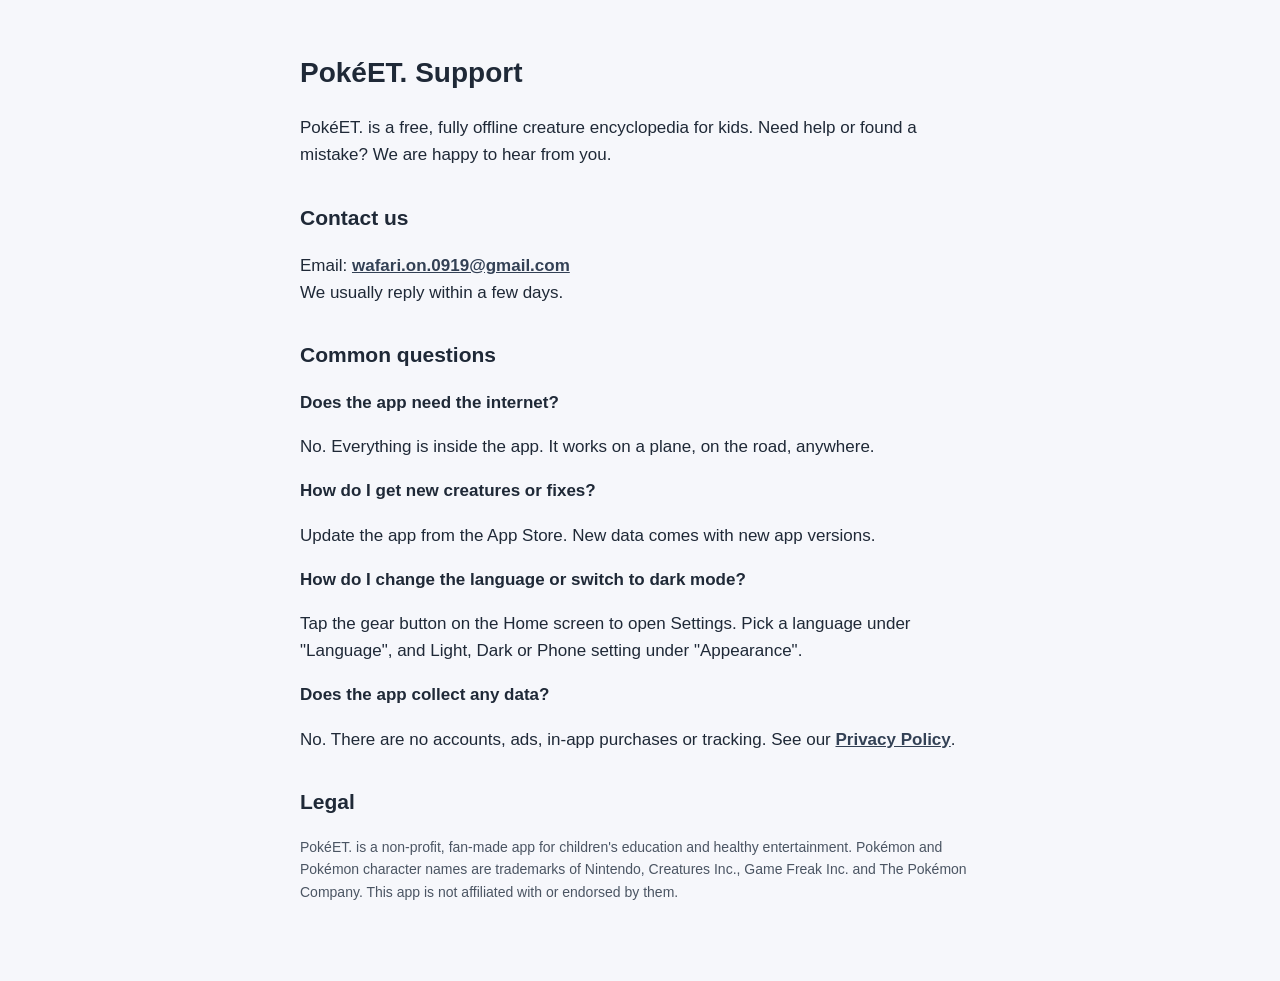
<file: index.html>
<!doctype html>
<html lang="en">
  <head>
    <meta charset="utf-8" />
    <meta http-equiv="refresh" content="0; url=support/" />
    <title>PokéET.</title>
  </head>
  <body>
    <p><a href="support/">PokéET. Support</a></p>
  </body>
</html>
</file>
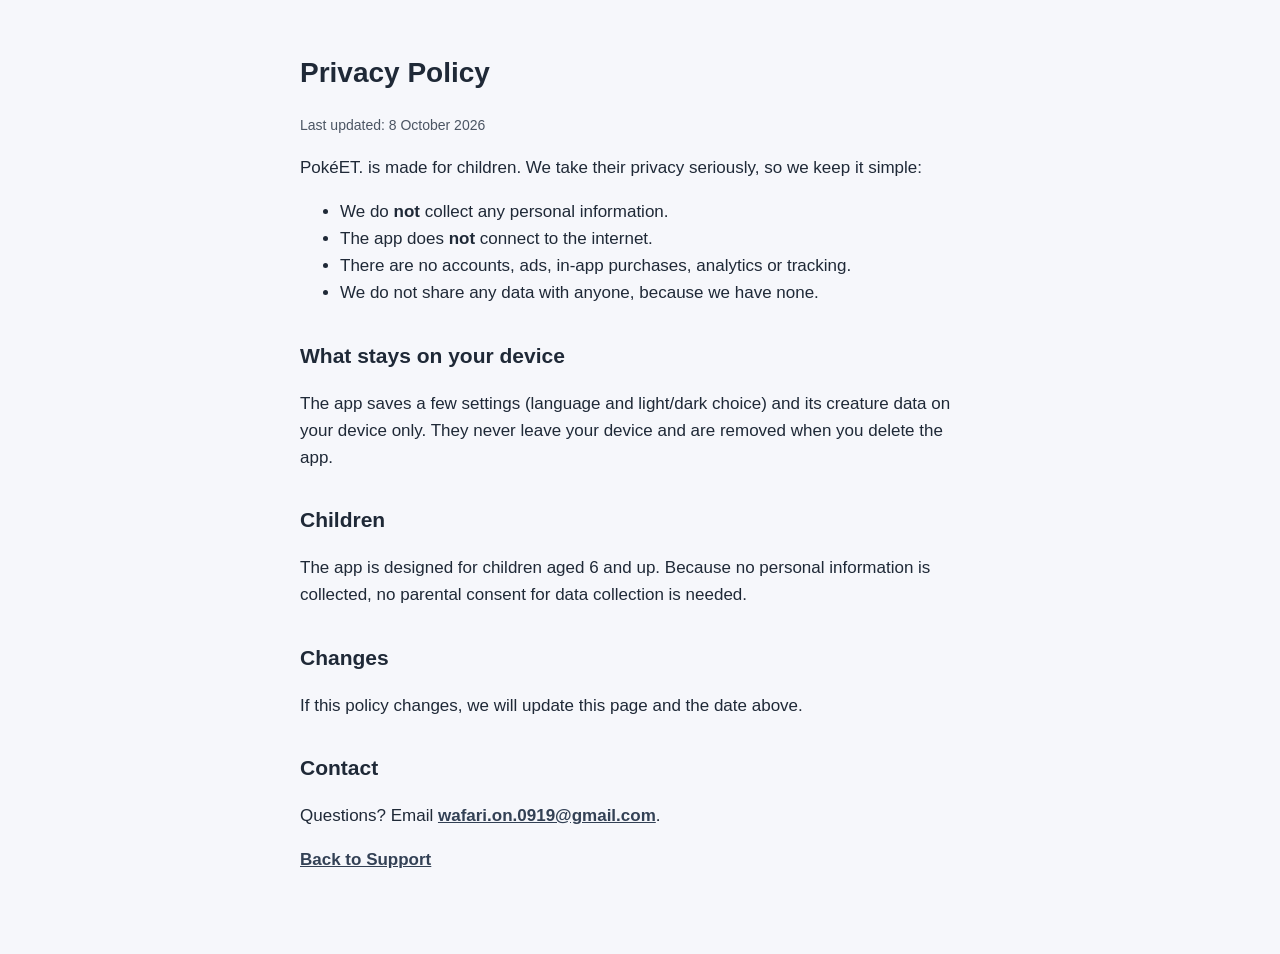
<file: privacy/index.html>
<!doctype html>
<html lang="en">
  <head>
    <meta charset="utf-8" />
    <meta name="viewport" content="width=device-width, initial-scale=1" />
    <title>PokéET. – Privacy Policy</title>
    <link rel="stylesheet" href="../style.css" />
  </head>
  <body>
    <main>
      <h1>Privacy Policy</h1>
      <p class="small">Last updated: 8 October 2026</p>

      <p>PokéET. is made for children. We take their privacy seriously, so we keep it simple:</p>
      <ul>
        <li>We do <strong>not</strong> collect any personal information.</li>
        <li>The app does <strong>not</strong> connect to the internet.</li>
        <li>There are no accounts, ads, in-app purchases, analytics or tracking.</li>
        <li>We do not share any data with anyone, because we have none.</li>
      </ul>

      <h2>What stays on your device</h2>
      <p>
        The app saves a few settings (language and light/dark choice) and its creature data on your
        device only. They never leave your device and are removed when you delete the app.
      </p>

      <h2>Children</h2>
      <p>
        The app is designed for children aged 6 and up. Because no personal information is collected,
        no parental consent for data collection is needed.
      </p>

      <h2>Changes</h2>
      <p>If this policy changes, we will update this page and the date above.</p>

      <h2>Contact</h2>
      <p>
        Questions? Email
        <a href="mailto:wafari.on.0919@gmail.com">wafari.on.0919@gmail.com</a>.
      </p>
      <p><a href="../support/">Back to Support</a></p>
    </main>
  </body>
</html>
</file>
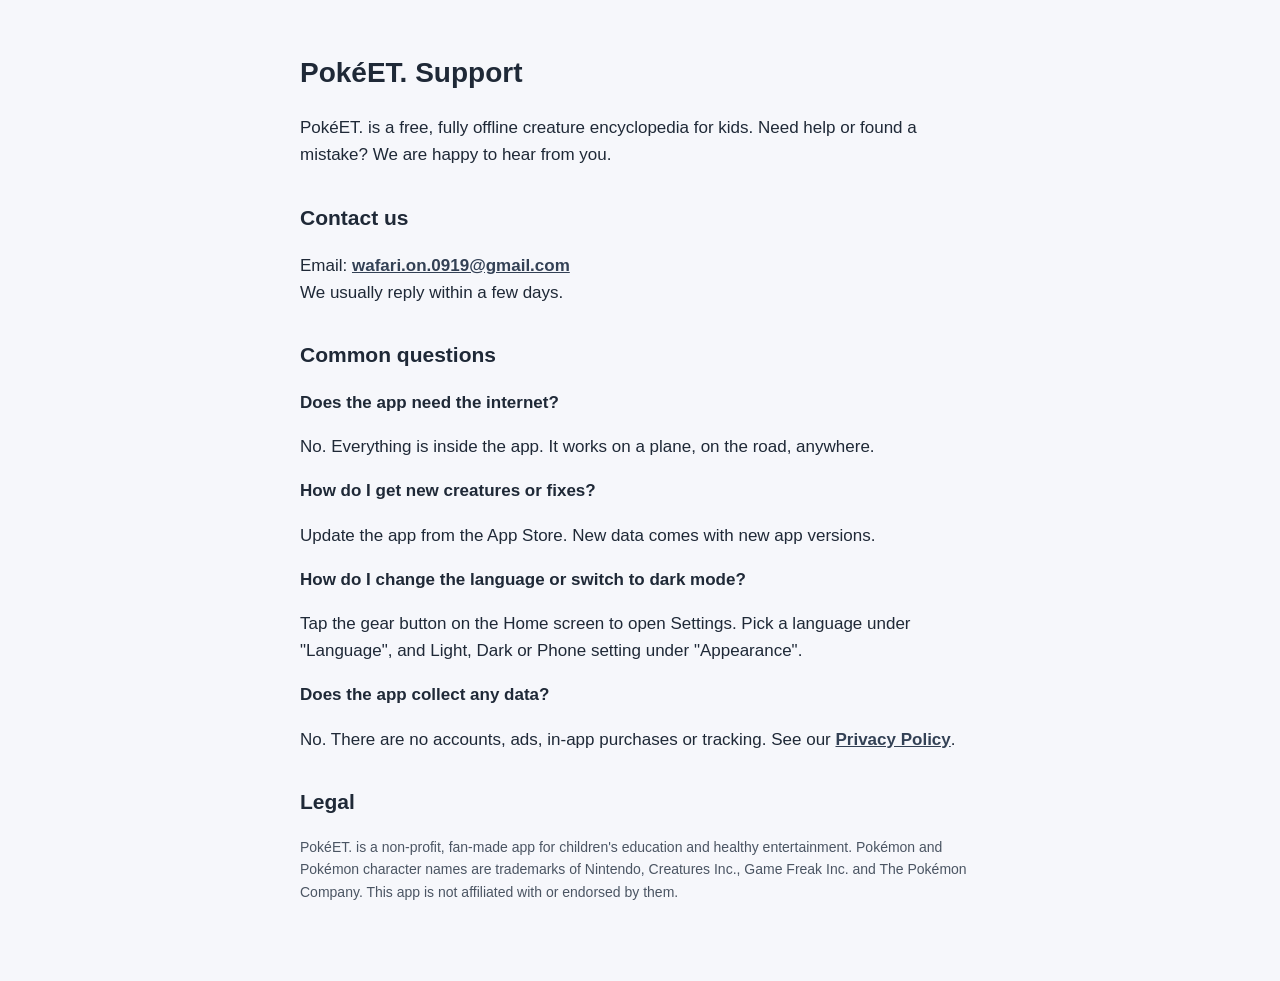
<file: support/index.html>
<!doctype html>
<html lang="en">
  <head>
    <meta charset="utf-8" />
    <meta name="viewport" content="width=device-width, initial-scale=1" />
    <title>PokéET. – Support</title>
    <link rel="stylesheet" href="../style.css" />
  </head>
  <body>
    <main>
      <h1>PokéET. Support</h1>
      <p>
        PokéET. is a free, fully offline creature encyclopedia for kids. Need help or found a
        mistake? We are happy to hear from you.
      </p>

      <h2>Contact us</h2>
      <p>
        Email: <a href="mailto:wafari.on.0919@gmail.com">wafari.on.0919@gmail.com</a><br />
        We usually reply within a few days.
      </p>

      <h2>Common questions</h2>
      <h3>Does the app need the internet?</h3>
      <p>No. Everything is inside the app. It works on a plane, on the road, anywhere.</p>

      <h3>How do I get new creatures or fixes?</h3>
      <p>Update the app from the App Store. New data comes with new app versions.</p>

      <h3>How do I change the language or switch to dark mode?</h3>
      <p>
        Tap the gear button on the Home screen to open Settings. Pick a language under
        "Language", and Light, Dark or Phone setting under "Appearance".
      </p>

      <h3>Does the app collect any data?</h3>
      <p>
        No. There are no accounts, ads, in-app purchases or tracking. See our
        <a href="../privacy/">Privacy Policy</a>.
      </p>

      <h2>Legal</h2>
      <p class="small">
        PokéET. is a non-profit, fan-made app for children's education and healthy entertainment.
        Pokémon and Pokémon character names are trademarks of Nintendo, Creatures Inc., Game Freak
        Inc. and The Pokémon Company. This app is not affiliated with or endorsed by them.
      </p>
    </main>
  </body>
</html>
</file>
<file: style.css>
:root {
  color-scheme: light dark;
  --bg: #f6f7fb;
  --text: #1f2937;
  --muted: #4b5563;
  --link: #334155;
}
@media (prefers-color-scheme: dark) {
  :root {
    --bg: #111827;
    --text: #f3f4f6;
    --muted: #d1d5db;
    --link: #94a3b8;
  }
}
body {
  margin: 0;
  background: var(--bg);
  color: var(--text);
  font: 17px/1.6 -apple-system, BlinkMacSystemFont, 'Segoe UI', Roboto, sans-serif;
}
main {
  max-width: 680px;
  margin: 0 auto;
  padding: 32px 20px 64px;
}
h1 {
  font-size: 28px;
}
h2 {
  font-size: 21px;
  margin-top: 32px;
}
h3 {
  font-size: 17px;
  margin-bottom: 4px;
}
a {
  color: var(--link);
  font-weight: 600;
}
.small {
  color: var(--muted);
  font-size: 14px;
}
</file>
